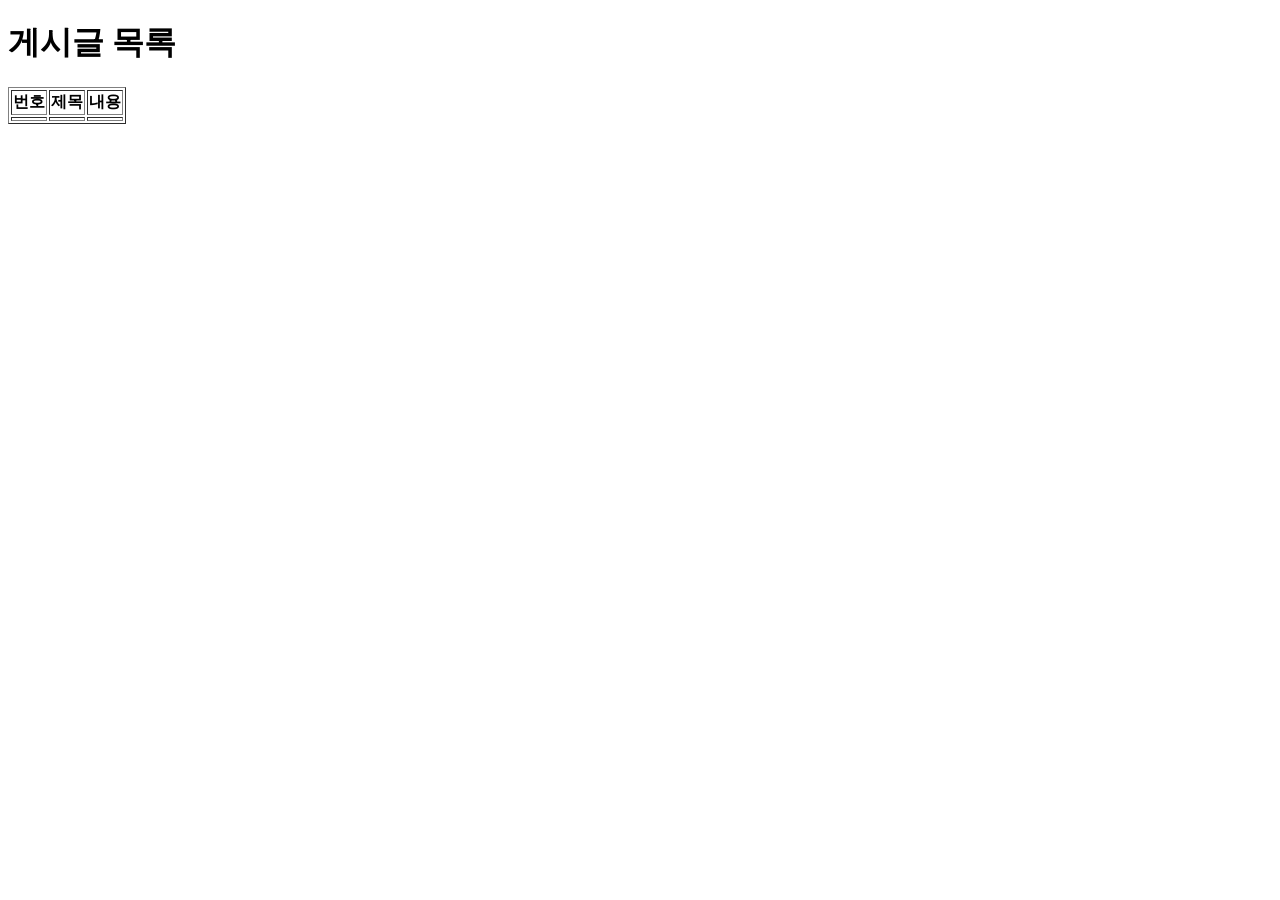
<file: blog-website/src/main/resources/templates/index.html>
<!--
html 과 jsp 폴더 구조 차이
html
src/main/resources/templates/ 내부에 html 확장자 사용

jsp
src/main/webapp/WEB-INF/views 내부에 jsp 확장자 사용
webapp = resources 폴더와 같은 형태로 사용
WEB-INF = 브라우저가 직접 접근 못하는 보호 구역

1999년 java에서 서블릿 스펙을 만들며 정한 규칙
웹 어플리케이션 구조를 통일
WEB-INF 폴더 안에 내용은 클라이언트에게 직접 제공되어서는 안된다.
WEB-INFormation 약자로
공개자원(css js 이미지) 가 아닌 내부 구성 정보 라는
                                   의미로 지은 이름
    webapp      =      resources    동일한 역할
WEB-INF/views          templates   .jsp  or .html 코드 작성
    static               static     .css .js .img 등 존재
-->
<!DOCTYPE html>
<!--
현재 index.html 페이지에서
thymeleaf 라고 하는 회사에서 제공하는 html 과 java 간의 데이터 주고받는
연결작업을 사용할 것이고,
매번 http://www.thymeleaf.org 이 주소를 작성하기 번거롭기 때문에
th 라는 별칭으로 줄여서 사용하겠다.
-->
<html lang="ko" xmlns:th="http://www.thymeleaf.org">
<head>
    <meta charset="UTF-8"> <title>블로그</title>
</head>
<body>
<h1>게시글 목록</h1>
<table border="1">
    <tr>
        <th>번호</th> <th>제목</th> <th>내용</th>
    </tr>
    <tr th:each="p : ${posts}">
        <td th:text="${p.id}"></td>
        <td th:text="${p.title}"></td>
        <td th:text="${p.content}"></td>
    </tr>
</table>
</body>
</html>
</file>
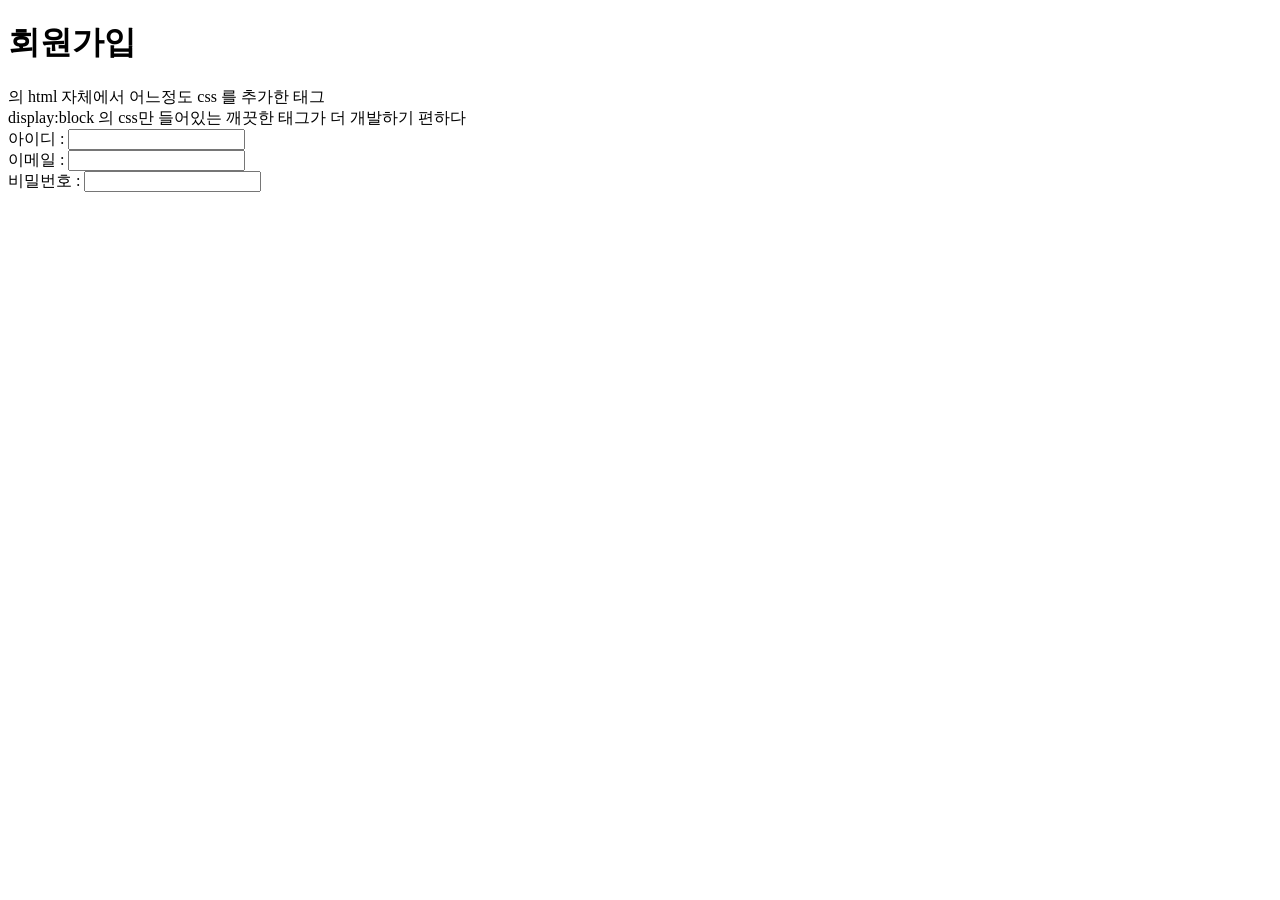
<file: blog-website/src/main/resources/templates/signup.html>
<!DOCTYPE html>
<html lang="ko" xmlns:th="http://www.thymeleaf.org">
<head>
    <meta charset="UTF-8">
    <title>회원가입</title>
</head>
<body>
<h1>회원가입</h1>
<!--
@PostMapping("/api/signup")
public String 회원가입하기(){}
Controller 에서 위와 같이 post 형태로 /api/signup 이라는 주소로
데이터 저장하기 를 작성하였고
html 내에서는
5가지 방법으로 소비자가 작성한 회원가입 데이터를
DB에 저장할 수 있다.
그 중 하나가 아래 방법

이외 button id 또는 onclick / onsubmit / form id 와 같은 방법 존재
1. form action 의 경우에는 아이디 비밀번호 이메일 중 소비자가
   회사가 원하는 방식대로 작성하지 않아도 막을 방법이 많지 않다.
   백엔드에서 다시 쓰세요 반환과 같은 처리를 하면 소비자가
   더 불편함을 느낀다.

2. id 로 자바스크립트 연결하여 코딩하는 로직이 불편해
    onclick 이나 onsubmit 처럼 자바스크립트에서 어느정도 완성된 기능을
    html 에서 사용했지만 하나의 요소에서 수많은 작업을 해야할 때는
    on 기능이 오히려 번잡하게 느껴진다.

3. 돌고 돌아 결국에는 id 형태로 기능을 사용하게 됨
    react 나  typescript 의 경우 id 형태로
    데이터 처리를 프론트엔드에서 많이 한다.
-->
<main>의 html 자체에서 어느정도 css 를 추가한 태그</main>
<div>display:block 의 css만 들어있는 깨끗한 태그가 더 개발하기 편하다</div>
<form action="/api/signup" method="post">
    <!--
    private String member_username; // 아이디
    private String member_password; // 비밀번호
    private String member_email;
    더 큰 고생하고 싶지 않으면
    entity에 작성한 변수이름과
    <input 태그 내 작성한 name 속성명칭과
    동일하게 작성해주고 추가적으로 javaScript 에서 custom 할 일 이 존재한다면
    다르게 표기해도 된다.
    entity 에작성한 변수이름과 input 에 작성하는 순서는 달라도 상관 없다.

    회원가입 / 유저 조회
    자바스크립트로 회원가입 저장
    회사에서 프론트엔드 백엔드가 나누어져 있으면
    자바스크립트로 회원가입을 하는 형태를 많이 사용
    ajax fetch promise sql postgre
     -->
    아이디 : <input type="text"
                 name="member_username"
                 pattern="[a-zA-Z0-9가-힇]"
>
    <br>
    이메일 : <input type="text" name="member_email"><br>
    비밀번호 : <input type="text" name="member_password"><br>
    <!-- 만약에
    아이디에 한글이 있으면 어떻게 해?
    비밀번호에 대소문자특수문자숫자를 모두 하나씩 넣었으면 좋겠는데
    없으면 어떻게해 ?

    form  action="/api/signup"  을 사용하기 보다는
    다음주부터는 button type="button" id="회원가입기능"
    과 같이 표기
    -->
</form>
</body>
</html>
</file>
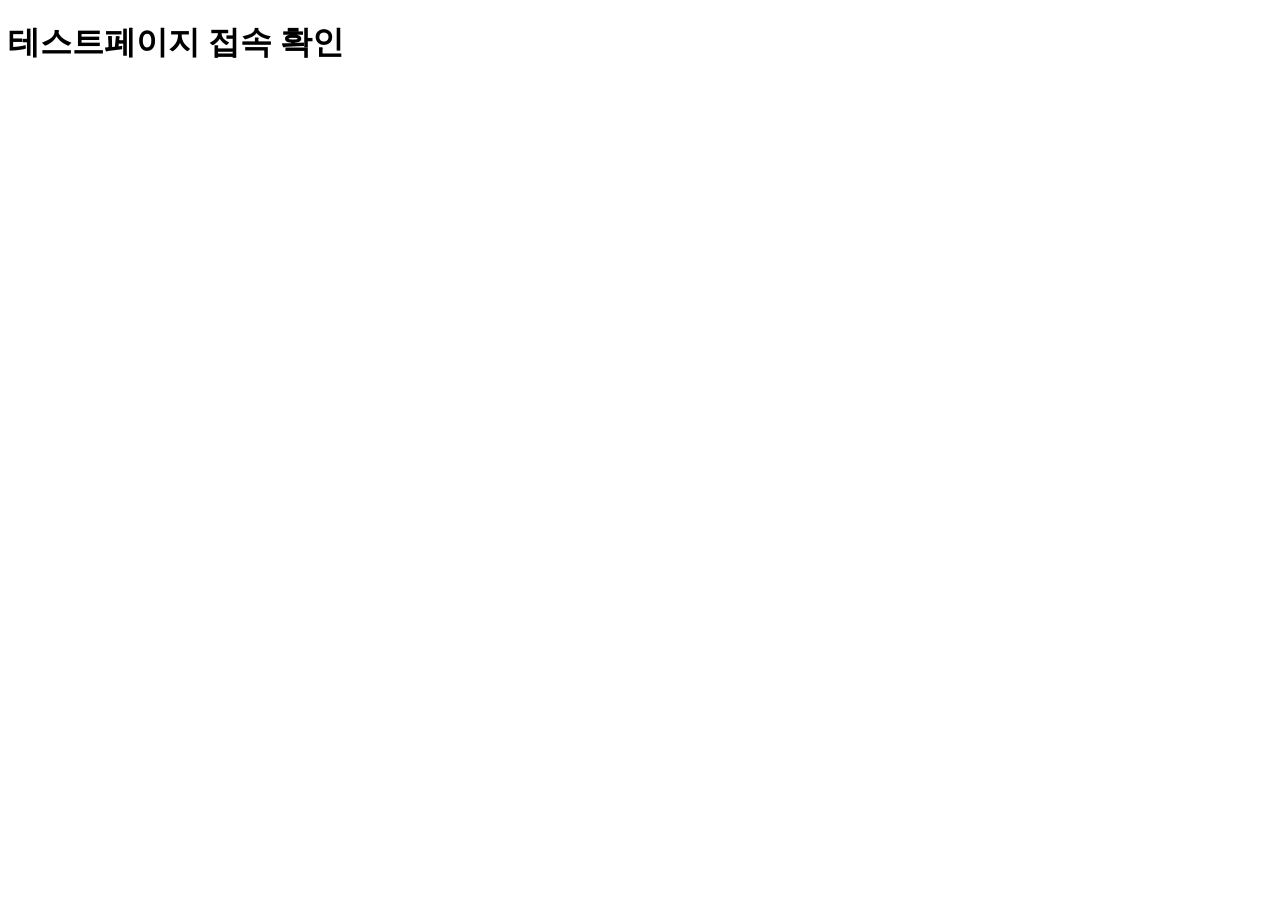
<file: blog-website/src/main/resources/templates/test.html>
<!DOCTYPE html>
<html lang="ko" xmlns:th="http://www.thymeleaf.org">
<head>
    <meta charset="UTF-8">
    <title>테스트페이지</title>
</head>
<body>
<h1>테스트페이지 접속 확인</h1>
<p th:text="${data_1}"></p>
<p th:text="${data_2}"></p>
<!--
th:text="${data_1}"
Controller 에서 data_1 변수에 들어있는 데이터를
현재 p 태그 내부에서 사용하겠다. 표기법

model.addAttribute("data_1", "안녕하세요.");

사용하면 안되는 문법상태
th:text="data_3"
단순히 현재 p 태그에서 data_3 명칭을 넣어주겠다 표기법
-->
<p th:text="data_3"></p>
</body>
</html>
</file>
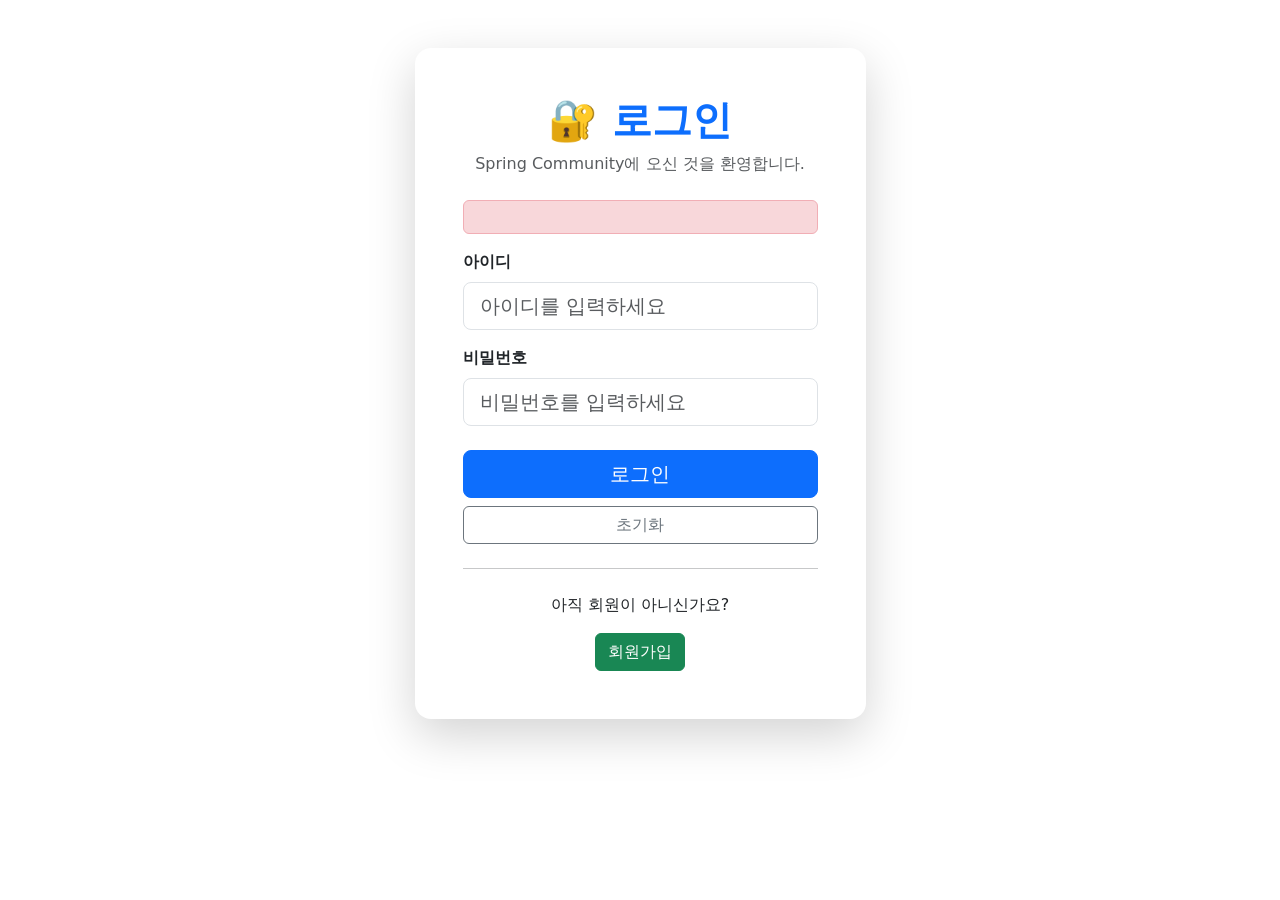
<file: SpringCommunity/SpringCommunity/src/main/resources/templates/login.html>
<!DOCTYPE html>
<html lang="ko" xmlns:th="http://www.thymeleaf.org">

<head>
    <meta charset="UTF-8">
    <meta name="viewport" content="width=device-width, initial-scale=1.0">

    <title>로그인 | Spring Community</title>

    <!-- Bootstrap -->
    <link href="https://cdn.jsdelivr.net/npm/bootstrap@5.3.8/dist/css/bootstrap.min.css"
          rel="stylesheet">

    <!-- Google Font -->
    <link rel="preconnect" href="https://fonts.googleapis.com">
    <link rel="preconnect" href="https://fonts.gstatic.com" crossorigin>

    <link href="https://fonts.googleapis.com/css2?family=Noto+Sans+KR:wght@300;400;500;700&display=swap"
          rel="stylesheet">

    <!-- CSS -->
    <link rel="stylesheet" th:href="@{/css/style.css}">
</head>

<body>

<!-- Header -->
<div th:replace="~{fragments/header :: header}"></div>

<div class="container my-5">

    <div class="row justify-content-center">

        <div class="col-lg-5 col-md-7">

            <div class="card shadow-lg border-0 rounded-4">

                <div class="card-body p-5">

                    <div class="text-center mb-4">

                        <h1 class="display-6 fw-bold text-primary">
                            🔐 로그인
                        </h1>

                        <p class="text-muted">
                            Spring Community에 오신 것을 환영합니다.
                        </p>

                    </div>

                    <!-- 로그인 실패 -->
                    <div class="alert alert-danger"
                         th:if="${error}">

                        <span th:text="${error}"></span>

                    </div>

                    <form action="/login" method="post">

                        <!-- 아이디 -->
                        <div class="mb-3">

                            <label class="form-label fw-semibold">
                                아이디
                            </label>

                            <input
                                    type="text"
                                    class="form-control form-control-lg"
                                    name="id"
                                    placeholder="아이디를 입력하세요"
                                    required>

                        </div>

                        <!-- 비밀번호 -->
                        <div class="mb-4">

                            <label class="form-label fw-semibold">
                                비밀번호
                            </label>

                            <input
                                    type="password"
                                    class="form-control form-control-lg"
                                    name="password"
                                    placeholder="비밀번호를 입력하세요"
                                    required>

                        </div>

                        <!-- 버튼 -->
                        <div class="d-grid gap-2">

                            <button
                                    type="submit"
                                    class="btn btn-primary btn-lg">

                                로그인

                            </button>

                            <button
                                    type="reset"
                                    class="btn btn-outline-secondary">

                                초기화

                            </button>

                        </div>

                    </form>

                    <hr class="my-4">

                    <div class="text-center">

                        <p class="mb-3">
                            아직 회원이 아니신가요?
                        </p>

                        <a th:href="@{/signup}"
                           class="btn btn-success">

                            회원가입

                        </a>

                    </div>

                </div>

            </div>

        </div>

    </div>

</div>

<!-- Footer -->
<div th:replace="~{fragments/footer :: footer}"></div>

<!-- Bootstrap JS -->
<script src="https://cdn.jsdelivr.net/npm/bootstrap@5.3.8/dist/js/bootstrap.bundle.min.js"></script>

</body>
</html>
</file>
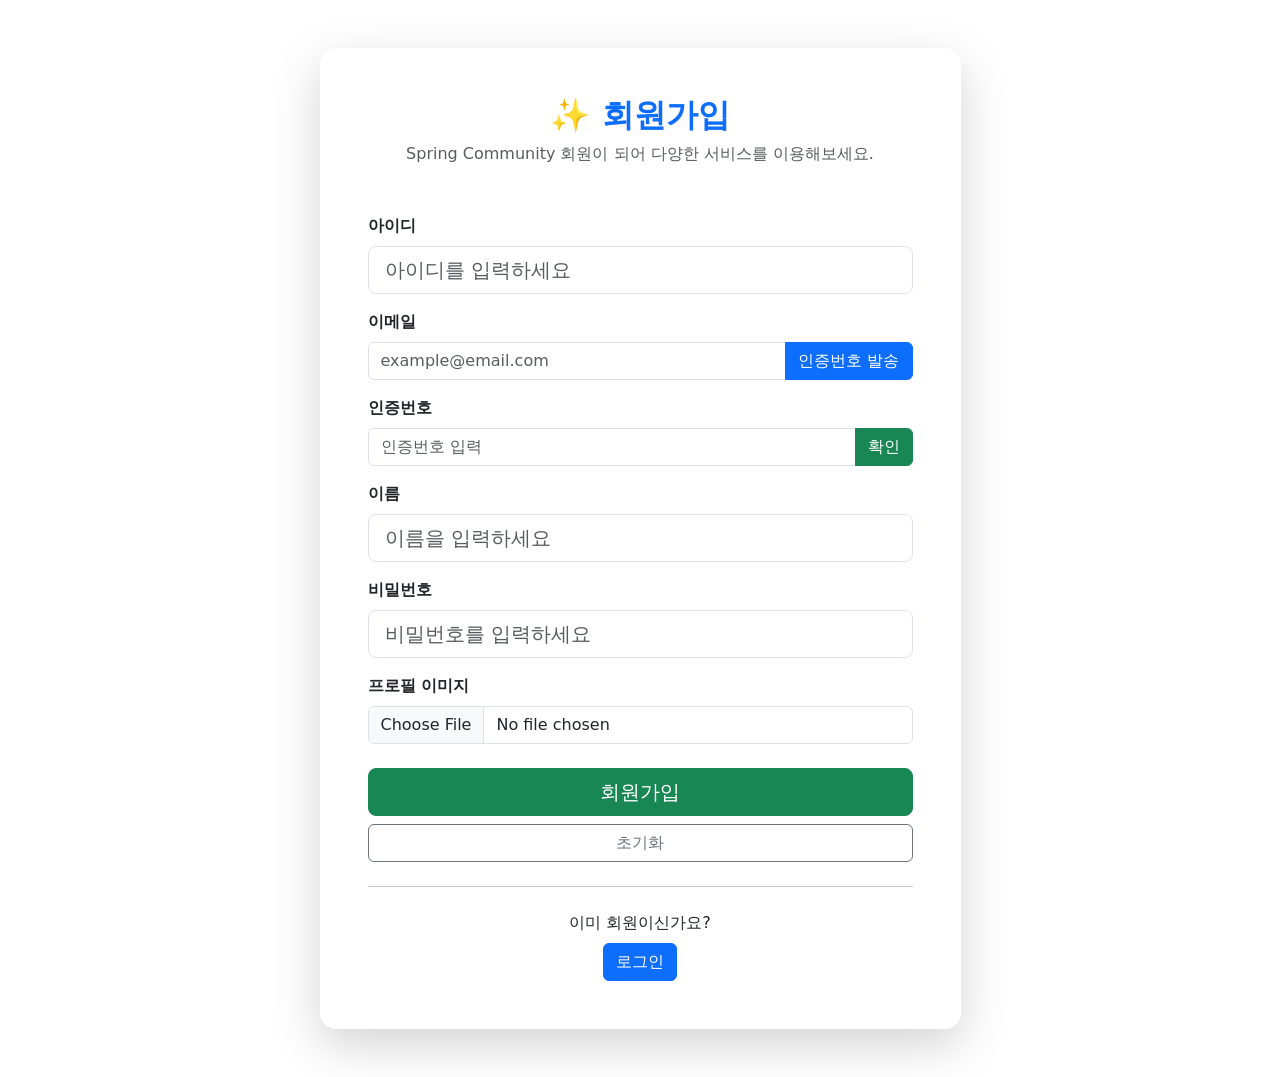
<file: SpringCommunity/SpringCommunity/src/main/resources/templates/signup.html>
<!DOCTYPE html>
<html lang="ko" xmlns:th="http://www.thymeleaf.org">

<head>
    <meta charset="UTF-8">
    <meta name="viewport" content="width=device-width, initial-scale=1.0">

    <title>회원가입 | Spring Community</title>

    <!-- Bootstrap -->
    <link href="https://cdn.jsdelivr.net/npm/bootstrap@5.3.8/dist/css/bootstrap.min.css"
          rel="stylesheet">

    <!-- Google Font -->
    <link rel="preconnect" href="https://fonts.googleapis.com">
    <link rel="preconnect" href="https://fonts.gstatic.com" crossorigin>

    <link href="https://fonts.googleapis.com/css2?family=Noto+Sans+KR:wght@300;400;500;700&display=swap"
          rel="stylesheet">

    <!-- CSS -->
    <link rel="stylesheet" th:href="@{/css/style.css}">
</head>

<body>

<!-- Header -->
<div th:replace="~{fragments/header :: header}"></div>

<div class="container my-5">

    <div class="row justify-content-center">

        <div class="col-lg-7">

            <div class="card shadow-lg border-0 rounded-4">

                <div class="card-body p-5">

                    <div class="text-center mb-5">

                        <h2 class="fw-bold text-primary">
                            ✨ 회원가입
                        </h2>

                        <p class="text-muted">
                            Spring Community 회원이 되어 다양한 서비스를 이용해보세요.
                        </p>

                    </div>

                    <form action="/signup"
                          method="post"
                          enctype="multipart/form-data">

                        <!-- 아이디 -->
                        <div class="mb-3">

                            <label class="form-label fw-semibold">
                                아이디
                            </label>

                            <input
                                    type="text"
                                    name="id"
                                    class="form-control form-control-lg"
                                    placeholder="아이디를 입력하세요"
                                    required>

                        </div>

                        <!-- 이메일 -->
                        <div class="mb-3">

                            <label class="form-label fw-semibold">
                                이메일
                            </label>

                            <div class="input-group">

                                <input
                                        type="email"
                                        id="email"
                                        name="email"
                                        class="form-control"
                                        placeholder="example@email.com"
                                        required>

                                <button
                                        class="btn btn-primary"
                                        type="button"
                                        onclick="sendEmailCode()">

                                    인증번호 발송

                                </button>

                            </div>

                        </div>

                        <!-- 인증번호 -->
                        <div class="mb-3">

                            <label class="form-label fw-semibold">
                                인증번호
                            </label>

                            <div class="input-group">

                                <input
                                        type="text"
                                        id="code"
                                        class="form-control"
                                        placeholder="인증번호 입력">

                                <button
                                        class="btn btn-success"
                                        type="button"
                                        onclick="verifyEmailCode()">

                                    확인

                                </button>

                            </div>

                            <small
                                    id="verifyResult"
                                    class="fw-bold mt-2 d-block">
                            </small>

                        </div>

                        <!-- 이름 -->
                        <div class="mb-3">

                            <label class="form-label fw-semibold">
                                이름
                            </label>

                            <input
                                    type="text"
                                    name="name"
                                    class="form-control form-control-lg"
                                    placeholder="이름을 입력하세요"
                                    required>

                        </div>

                        <!-- 비밀번호 -->
                        <div class="mb-3">

                            <label class="form-label fw-semibold">
                                비밀번호
                            </label>

                            <input
                                    type="password"
                                    name="password"
                                    class="form-control form-control-lg"
                                    placeholder="비밀번호를 입력하세요"
                                    required>

                        </div>

                        <!-- 프로필 이미지 -->
                        <div class="mb-4">

                            <label class="form-label fw-semibold">
                                프로필 이미지
                            </label>

                            <input
                                    type="file"
                                    name="profileImg"
                                    accept="image/*"
                                    class="form-control">

                        </div>

                        <!-- 버튼 -->
                        <div class="d-grid gap-2">

                            <button
                                    type="submit"
                                    class="btn btn-success btn-lg">

                                회원가입

                            </button>

                            <button
                                    type="reset"
                                    class="btn btn-outline-secondary">

                                초기화

                            </button>

                        </div>

                    </form>

                    <hr class="my-4">

                    <div class="text-center">

                        <p class="mb-2">
                            이미 회원이신가요?
                        </p>

                        <a th:href="@{/login}"
                           class="btn btn-primary">

                            로그인

                        </a>

                    </div>

                </div>

            </div>

        </div>

    </div>

</div>

<!-- Footer -->
<div th:replace="~{fragments/footer :: footer}"></div>

<!-- Bootstrap -->
<script src="https://cdn.jsdelivr.net/npm/bootstrap@5.3.8/dist/js/bootstrap.bundle.min.js"></script>

<script>

    function sendEmailCode() {

        const email = document.getElementById("email").value;

        if(email.trim() === ""){

            alert("이메일을 입력해주세요.");
            return;
        }

        fetch("/email/send?email=" + encodeURIComponent(email), {

            method:"POST"

        })

            .then(res=>res.text())

            .then(msg=>{

                alert(msg);

            })

            .catch(()=>{

                alert("인증번호 발송에 실패했습니다.");

            });

    }

    function verifyEmailCode(){

        const email=document.getElementById("email").value;

        const code=document.getElementById("code").value;

        fetch("/email/verify?email="

            + encodeURIComponent(email)

            + "&code="

            + encodeURIComponent(code),

            {

                method:"POST"

            })

            .then(res=>res.text())

            .then(msg=>{

                const result=document.getElementById("verifyResult");

                result.innerText=msg;

                if(msg.includes("성공")){

                    result.className="text-success fw-bold mt-2 d-block";

                }else{

                    result.className="text-danger fw-bold mt-2 d-block";

                }

            })

            .catch(()=>{

                alert("인증 확인 중 오류가 발생했습니다.");

            });

    }

</script>

</body>

</html>
</file>
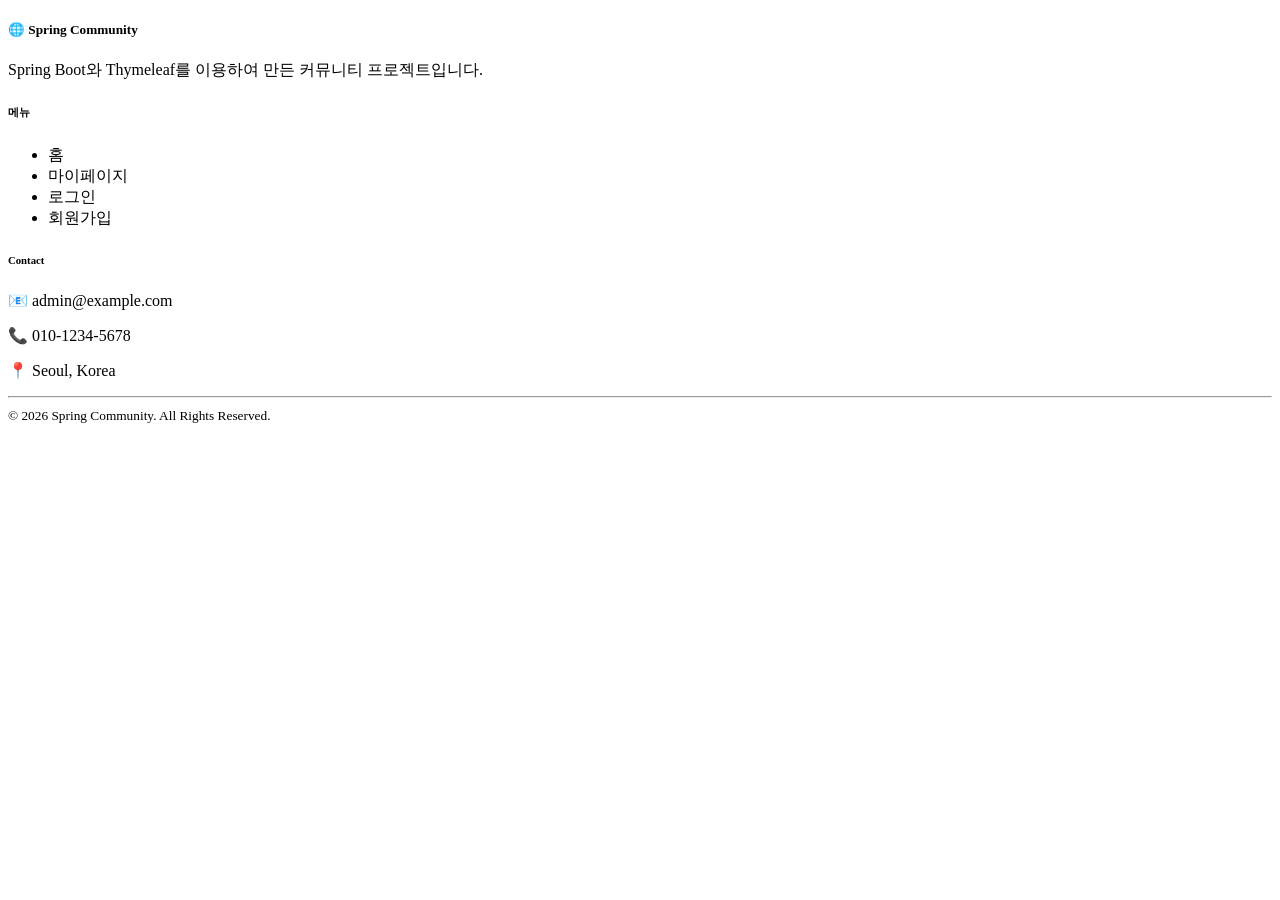
<file: SpringCommunity/SpringCommunity/src/main/resources/templates/fragments/footer.html>
<!DOCTYPE html>
<html lang="ko" xmlns:th="http://www.thymeleaf.org">

<!--
사용 방법

<div th:replace="~{fragments/footer :: footer}"></div>

-->

<footer th:fragment="footer"
        class="bg-dark text-white mt-5 py-4">

    <div class="container">

        <div class="row">

            <!-- 사이트 정보 -->
            <div class="col-md-6 mb-3">

                <h5 class="fw-bold">
                    🌐 Spring Community
                </h5>

                <p class="text-light mb-0">
                    Spring Boot와 Thymeleaf를 이용하여 만든
                    커뮤니티 프로젝트입니다.
                </p>

            </div>

            <!-- 메뉴 -->
            <div class="col-md-3 mb-3">

                <h6 class="fw-bold">
                    메뉴
                </h6>

                <ul class="list-unstyled">

                    <li>
                        <a th:href="@{/}"
                           class="text-decoration-none text-light">
                            홈
                        </a>
                    </li>

                    <li th:if="${session.loginMember != null}">
                        <a th:href="@{/mypage}"
                           class="text-decoration-none text-light">
                            마이페이지
                        </a>
                    </li>

                    <li th:if="${session.loginMember == null}">
                        <a th:href="@{/login}"
                           class="text-decoration-none text-light">
                            로그인
                        </a>
                    </li>

                    <li th:if="${session.loginMember == null}">
                        <a th:href="@{/signup}"
                           class="text-decoration-none text-light">
                            회원가입
                        </a>
                    </li>

                </ul>

            </div>

            <!-- 연락처 -->
            <div class="col-md-3 mb-3">

                <h6 class="fw-bold">
                    Contact
                </h6>

                <p class="mb-1">
                    📧 admin@example.com
                </p>

                <p class="mb-1">
                    📞 010-1234-5678
                </p>

                <p class="mb-0">
                    📍 Seoul, Korea
                </p>

            </div>

        </div>

        <hr class="border-light">

        <div class="text-center">

            <small>
                © 2026 Spring Community.
                All Rights Reserved.
            </small>

        </div>

    </div>

</footer>

</html>
</file>
